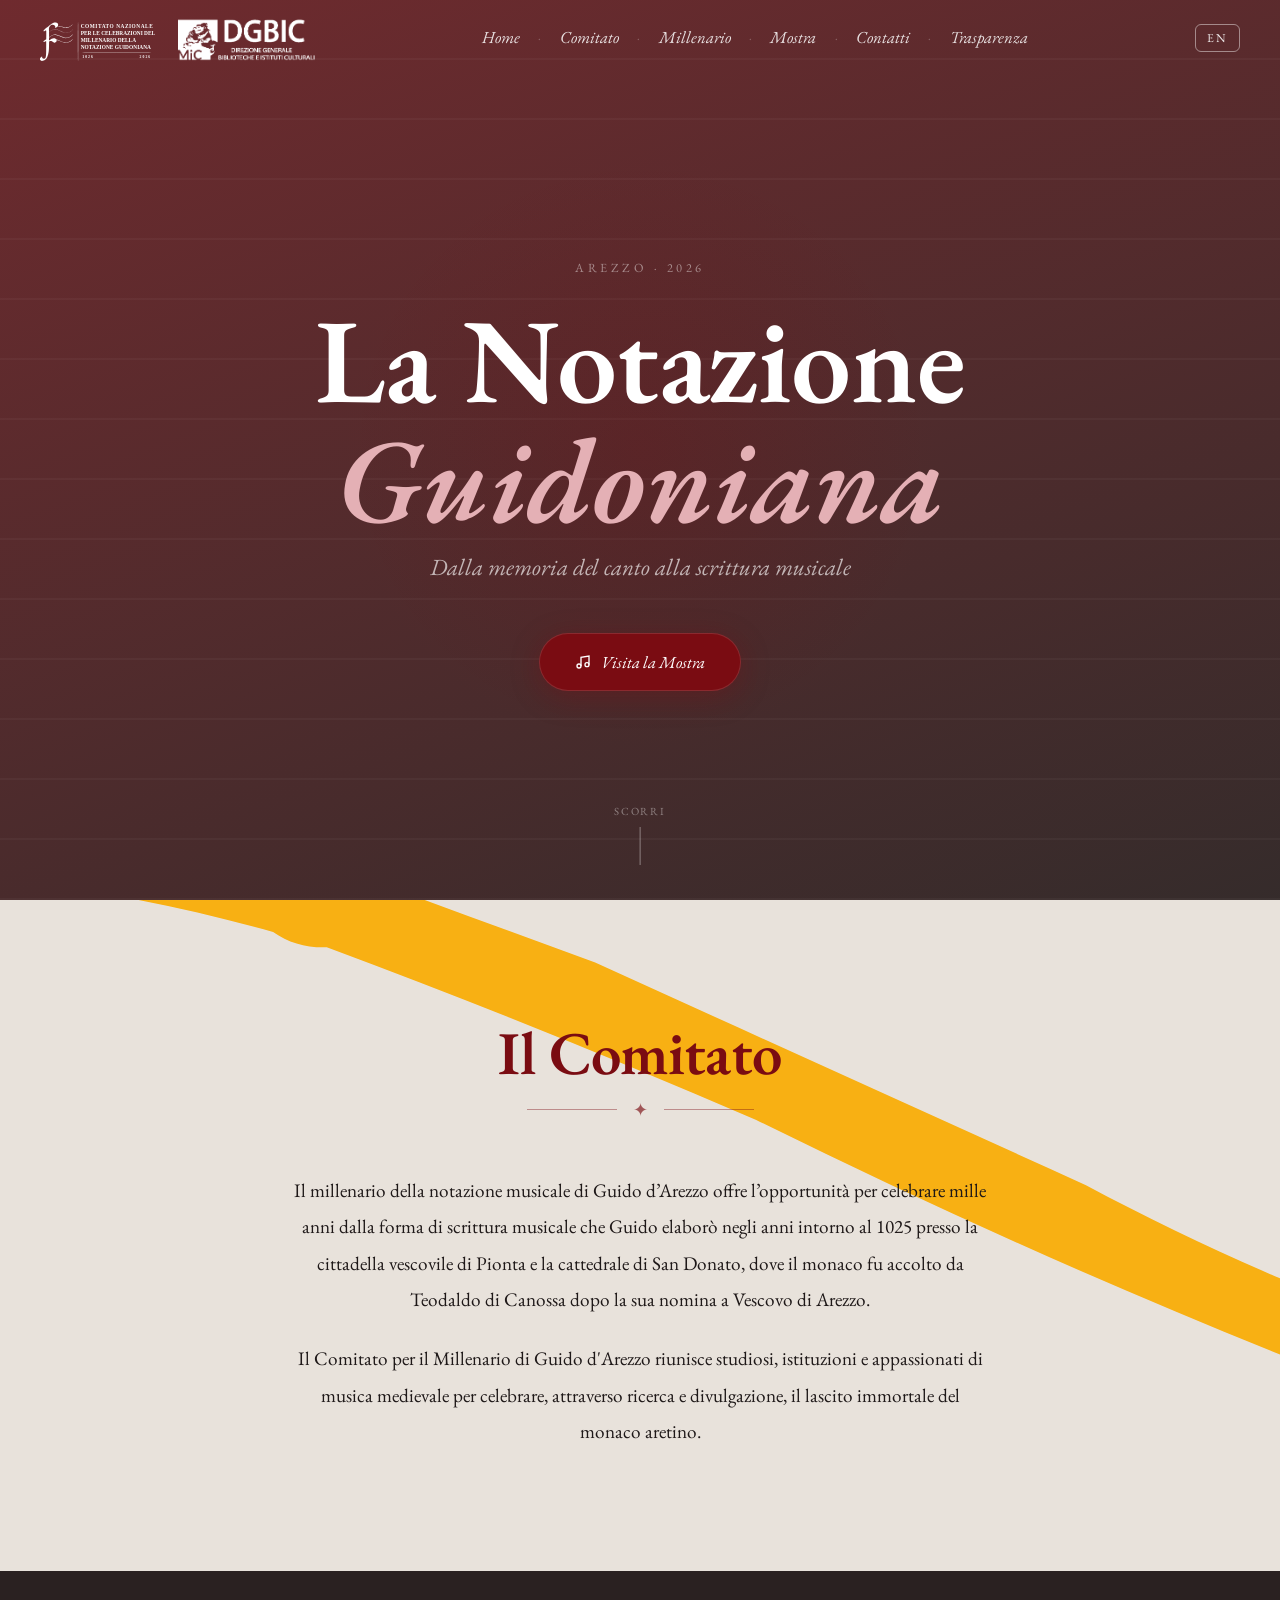
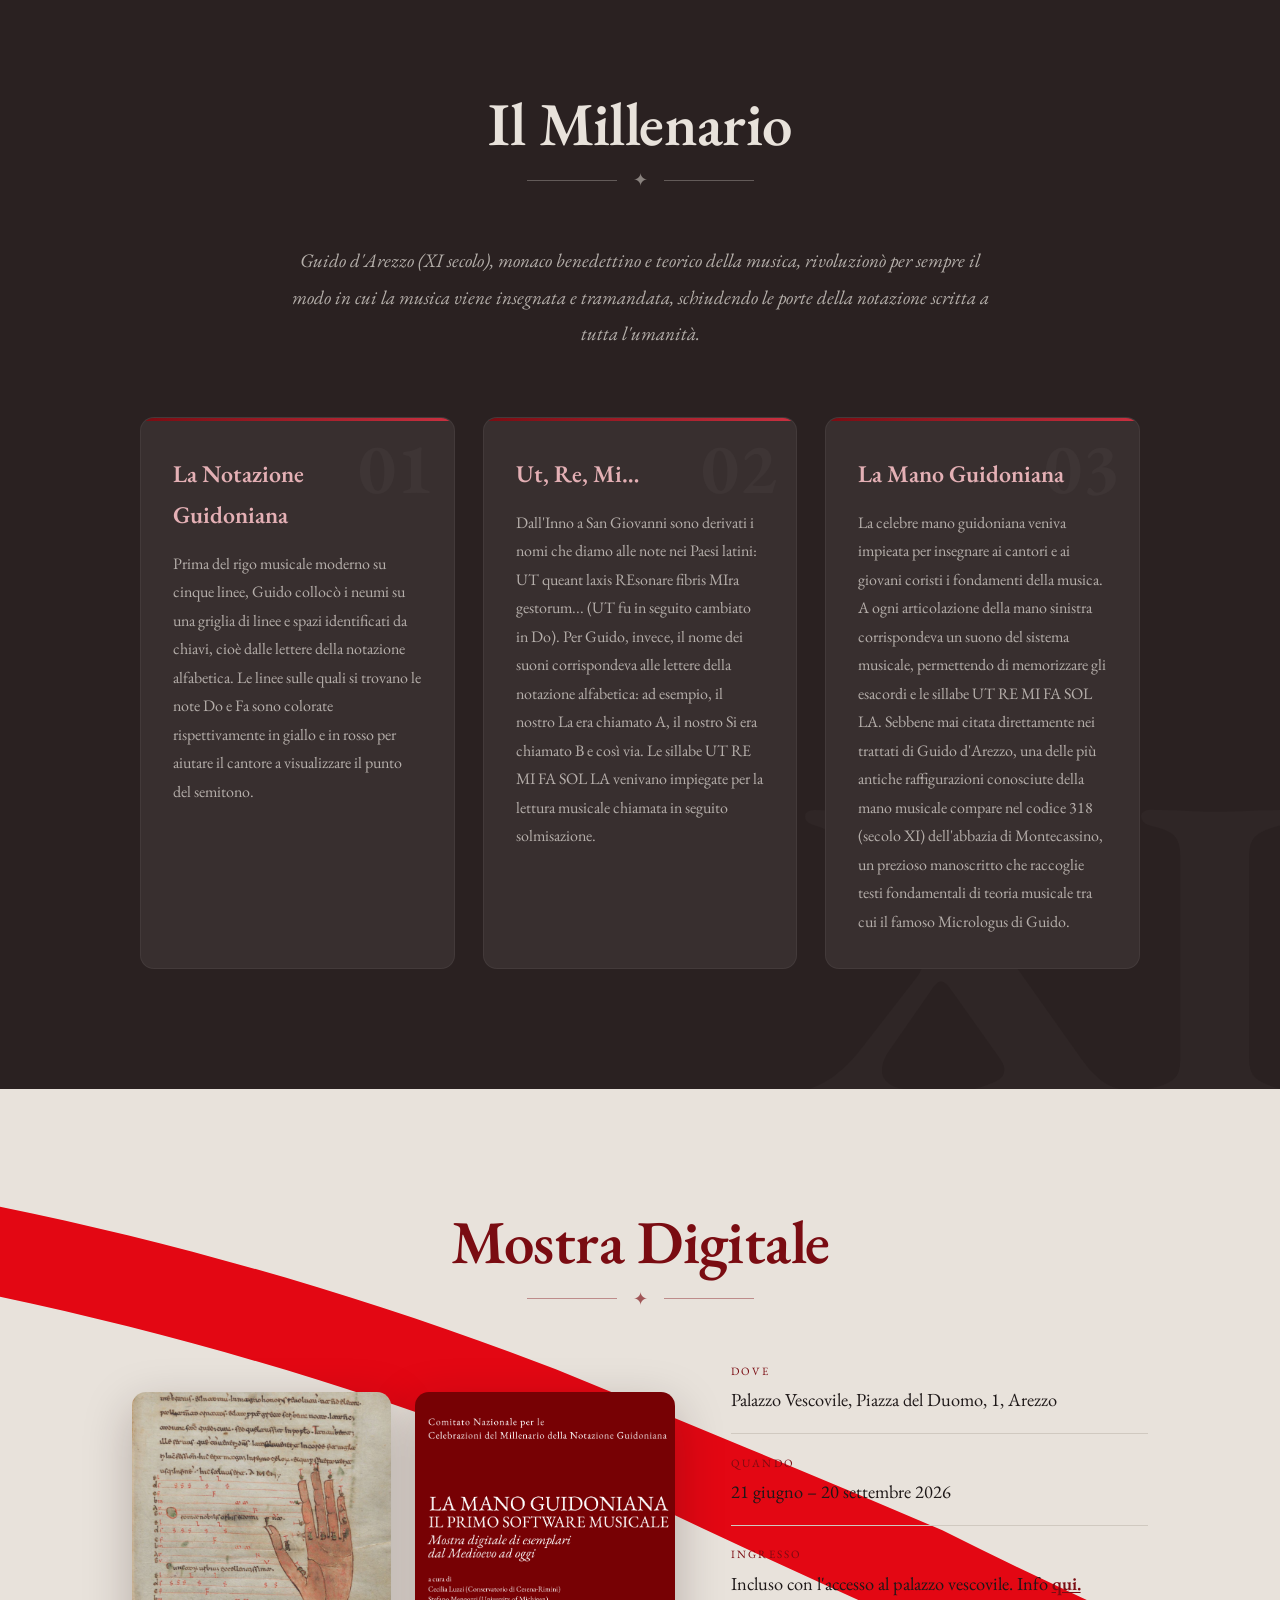
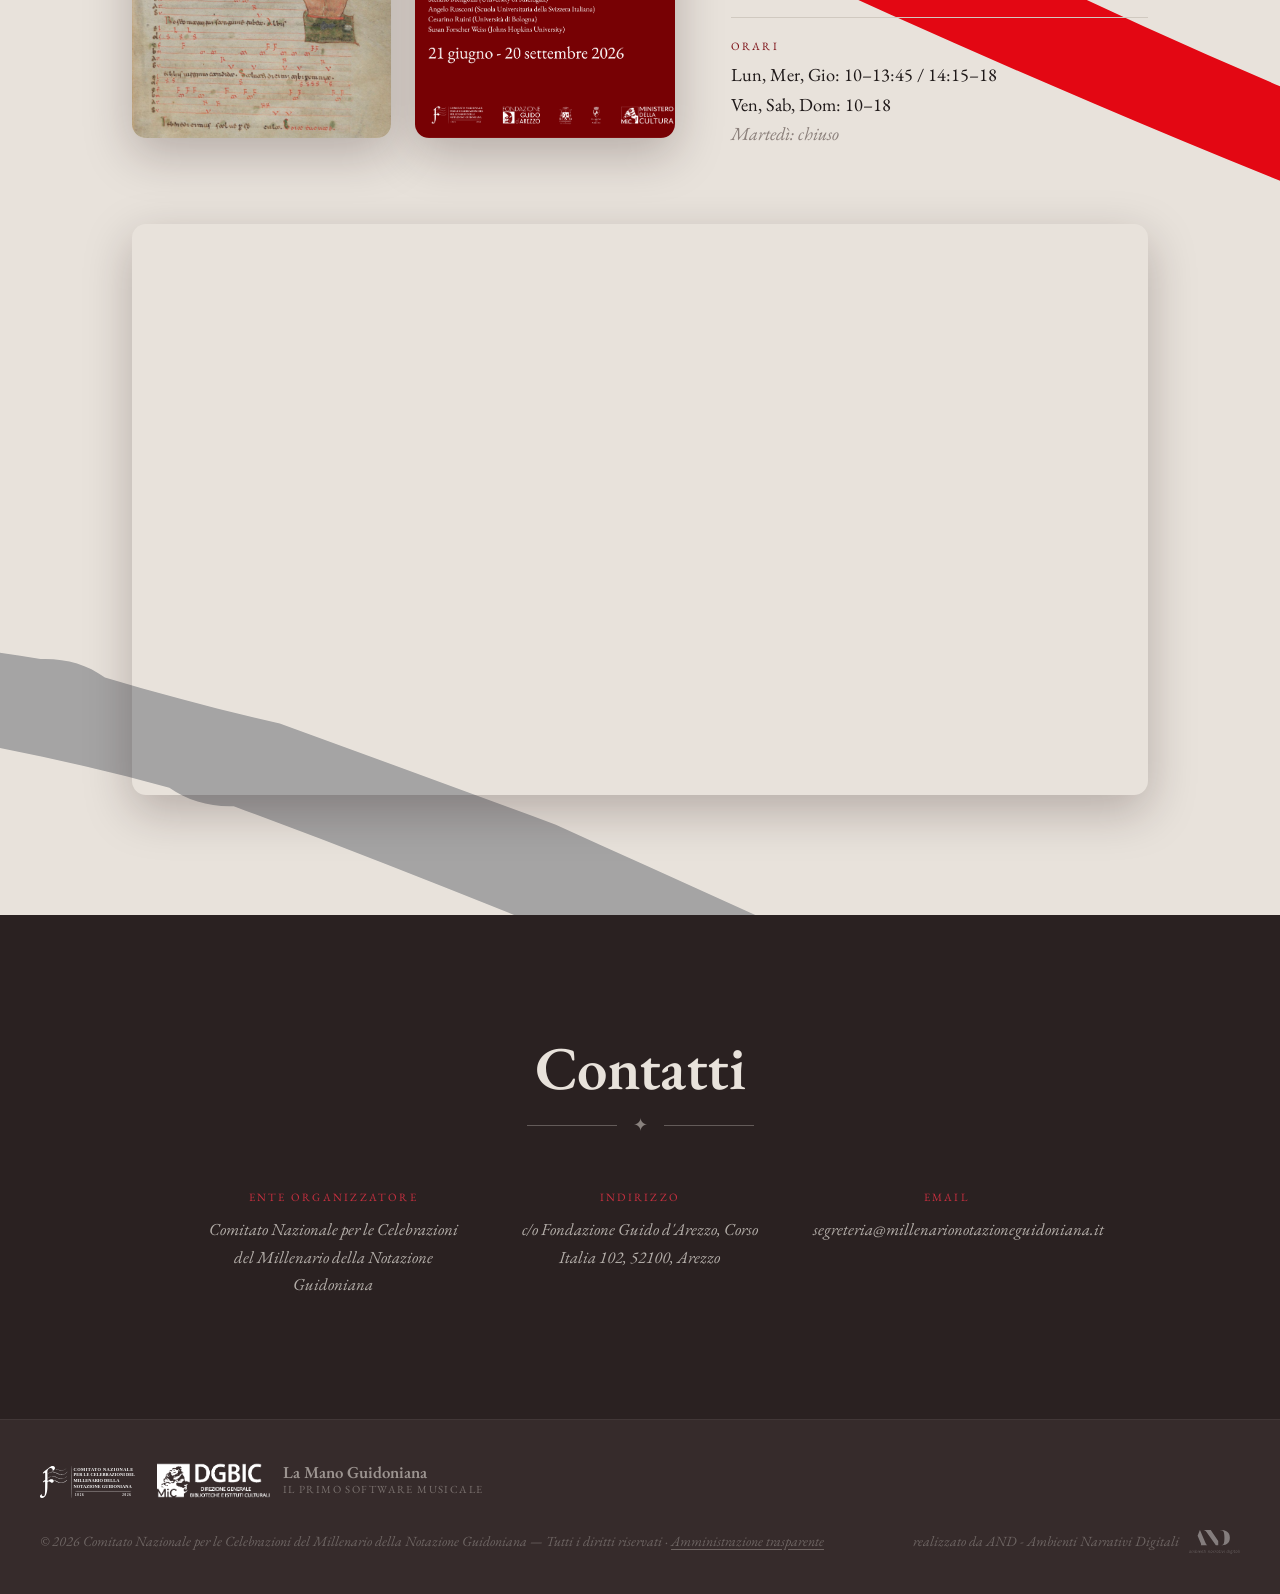
<file: index.html>
<!doctype html>
<html lang="it">
  <head>
    <meta charset="UTF-8" />
    <link rel="icon" type="image/svg+xml" href="/img/LOGO_V3R.svg" />
    <meta name="viewport" content="width=device-width, initial-scale=1.0" />
    <title>Guido d'Arezzo — Mostra del Millenario</title>
    <meta name="description" content="Mostra del Millenario di Guido d'Arezzo, il monaco che inventò le note musicali. Arezzo, 21 giugno – 21 settembre 2026." />
    <script type="module" crossorigin src="/assets/index-CfhFFc2U.js"></script>
    <link rel="stylesheet" crossorigin href="/assets/index-BbeP9mlD.css">
    <link rel="sitemap" type="application/xml" title="Sitemap" href="/sitemap.xml">
  </head>
  <body>
    <div id="app"></div>
  </body>
</html>
</file>
<file: assets/index-BbeP9mlD.css>
@import "https://fonts.googleapis.com/css2?family=EB+Garamond:ital,wght@0,400;0,500;0,600;0,700;1,400;1,500&display=swap";.navbar[data-v-fcbaaa23]{height:var(--nav-h);z-index:999;transition:background var(--t-mid), box-shadow var(--t-mid);justify-content:space-between;align-items:center;padding:0 2.5rem;display:flex;position:fixed;top:0;left:0;right:0}.navbar--top[data-v-fcbaaa23]{background:0 0}.navbar--scrolled[data-v-fcbaaa23]{background:var(--clr-pearl);box-shadow:0 2px 24px #1e0a0a1a}.nav-logo[data-v-fcbaaa23]{flex-shrink:0;align-items:center;gap:.75rem;display:flex}.nav-logo__img[data-v-fcbaaa23]{filter:brightness(0)invert();width:auto;height:46px;transition:filter var(--t-mid)}.navbar--scrolled .nav-logo__img[data-v-fcbaaa23],.nav-logo__img--mic[data-v-fcbaaa23]{filter:none}.nav-logo__text[data-v-fcbaaa23]{font-family:var(--font-display);color:#fff;transition:color var(--t-mid);font-size:1.3rem;font-weight:600;line-height:1.2}.nav-logo__text small[data-v-fcbaaa23]{letter-spacing:.14em;text-transform:uppercase;opacity:.7;font-size:.72rem;font-weight:400;display:block}.navbar--scrolled .nav-logo__text[data-v-fcbaaa23]{color:var(--clr-text-dark)}.nav-links[data-v-fcbaaa23]{align-items:center;gap:.2rem;list-style:none;display:flex}.nav-links li a[data-v-fcbaaa23]{font-family:var(--font-display);color:#ffffffd9;border-radius:var(--radius-sm);transition:color var(--t-fast), background var(--t-fast);padding:.4rem .85rem;font-size:1.05rem;font-style:italic}.nav-links li a[data-v-fcbaaa23]:hover{color:#fff;background:#ffffff1a}.navbar--scrolled .nav-links li a[data-v-fcbaaa23]{color:var(--clr-text-dark)}.navbar--scrolled .nav-links li a[data-v-fcbaaa23]:hover{color:var(--clr-red);background:#7a0c1212}.nav-sep[data-v-fcbaaa23]{color:#ffffff40;-webkit-user-select:none;user-select:none;padding:0 .1rem;font-size:.85rem}.navbar--scrolled .nav-sep[data-v-fcbaaa23]{color:var(--clr-pearl-dark)}.nav-actions[data-v-fcbaaa23]{align-items:center;gap:.5rem;display:flex}.lang-btn[data-v-fcbaaa23]{color:#ffffffe6;font-family:var(--font-body);letter-spacing:.15em;text-transform:uppercase;border-radius:var(--radius-sm);transition:all var(--t-fast);background:0 0;border:1px solid #ffffff73;padding:.3rem .7rem;font-size:.75rem}.lang-btn[data-v-fcbaaa23]:hover{color:#fff;background:#ffffff1f;border-color:#ffffffb3}.navbar--scrolled .lang-btn[data-v-fcbaaa23]{color:var(--clr-red);border-color:#7a0c1266}.navbar--scrolled .lang-btn[data-v-fcbaaa23]:hover{border-color:var(--clr-red);background:#7a0c1212}.lang-btn--drawer[data-v-fcbaaa23]{color:var(--clr-red);letter-spacing:.06em;text-transform:none;border-color:#7a0c124d;align-self:flex-start;margin-top:.5rem;padding:.55rem 1rem;font-size:.88rem}.lang-btn--drawer[data-v-fcbaaa23]:hover{border-color:var(--clr-red);background:#7a0c120f}.nav-toggle[data-v-fcbaaa23]{background:0 0;border:none;flex-direction:column;gap:5px;padding:6px;display:none}.nav-toggle span[data-v-fcbaaa23]{width:22px;height:2px;transition:background var(--t-mid), transform var(--t-fast), opacity var(--t-fast);background:#fff;border-radius:2px;display:block}.navbar--scrolled .nav-toggle span[data-v-fcbaaa23]{background:var(--clr-text-dark)}.nav-toggle--open span[data-v-fcbaaa23]:first-child{transform:translateY(7px)rotate(45deg)}.nav-toggle--open span[data-v-fcbaaa23]:nth-child(2){opacity:0}.nav-toggle--open span[data-v-fcbaaa23]:nth-child(3){transform:translateY(-7px)rotate(-45deg)}.nav-drawer[data-v-fcbaaa23]{top:var(--nav-h);background:var(--clr-pearl);z-index:998;flex-direction:column;gap:0;padding:1.5rem 2rem 2rem;display:flex;position:fixed;left:0;right:0;box-shadow:0 10px 40px #00000026}.nav-drawer a[data-v-fcbaaa23]{font-family:var(--font-display);color:var(--clr-text-dark);border-bottom:1px solid var(--clr-pearl-dark);transition:color var(--t-fast), padding-left var(--t-fast);padding:.75rem 0;font-size:1.3rem;font-style:italic}.nav-drawer a[data-v-fcbaaa23]:hover{color:var(--clr-red);padding-left:.5rem}.drawer-enter-active[data-v-fcbaaa23],.drawer-leave-active[data-v-fcbaaa23]{transition:opacity var(--t-mid), transform var(--t-mid)}.drawer-enter-from[data-v-fcbaaa23],.drawer-leave-to[data-v-fcbaaa23]{opacity:0;transform:translateY(-8px)}@media (width<=700px){.nav-links[data-v-fcbaaa23],.nav-sep[data-v-fcbaaa23]{display:none}.nav-toggle[data-v-fcbaaa23]{display:flex}}@media (width<=480px){.nav-logo__text small[data-v-fcbaaa23]{display:none}.navbar[data-v-fcbaaa23]{padding:0 1.25rem}}.footer[data-v-336561f4]{background:var(--clr-stone-mid);border-top:1px solid #ffffff0e;flex-wrap:wrap;justify-content:space-between;align-items:center;gap:2rem;padding:2.5rem;display:flex}.footer__logo[data-v-336561f4]{align-items:center;gap:.8rem;text-decoration:none;display:flex}.footer__logo-img[data-v-336561f4]{width:auto;height:38px;transition:filter var(--t-fast)}.footer__logo:hover .footer__logo-img[data-v-336561f4]{filter:brightness(0)invert(.75)}.footer__logo-text[data-v-336561f4]{font-family:var(--font-display);color:#f0ebe48c;transition:color var(--t-fast);font-size:1.05rem;font-weight:600;line-height:1.25}.footer__logo:hover .footer__logo-text[data-v-336561f4]{color:#f0ebe4cc}.footer__logo-text small[data-v-336561f4]{letter-spacing:.13em;text-transform:uppercase;opacity:.65;font-size:.68rem;font-weight:400;display:block}.footer__copy[data-v-336561f4]{font-family:var(--font-display);color:#f0ebe44d;font-size:.88rem;font-style:italic}.footer__credits[data-v-336561f4]{align-items:center;gap:.6rem;display:flex}.footer__author[data-v-336561f4]{font-family:var(--font-display);color:#f0ebe44d;font-size:.88rem;font-style:italic}.footer__agency-link[data-v-336561f4]{align-items:center;display:flex}.footer__agency-logo[data-v-336561f4]{opacity:.4;width:auto;height:24px;transition:opacity var(--t-fast), filter var(--t-fast)}.footer__agency-link:hover .footer__agency-logo[data-v-336561f4]{opacity:.85;filter:brightness(1.2)}@media (width<=700px){.footer[data-v-336561f4]{text-align:center;flex-direction:column;gap:1.5rem;padding:2rem 1.5rem}.footer__credits[data-v-336561f4]{flex-direction:column;gap:.4rem}}:root{--clr-red:#7a0c12;--clr-red-mid:#a31420;--clr-red-light:#c93040;--clr-red-glow:#7a0c1259;--clr-pearl:#e8e2db;--clr-pearl-dark:#d0c9c0;--clr-pearl-card:#f2ede7;--clr-stone:#2a2121;--clr-stone-mid:#362b2b;--clr-stone-card:#382f2f;--clr-text-dark:#1e1818;--clr-text-light:#f0ebe4;--clr-text-muted:#8a7f7a;--font-display:"EB Garamond", Georgia, serif;--font-body:"EB Garamond", serif;--nav-h:76px;--max-w:1080px;--radius-sm:6px;--radius-md:14px;--radius-lg:30px;--t-fast:.22s ease;--t-mid:.38s ease}*,:before,:after{box-sizing:border-box;margin:0;padding:0}html{scroll-behavior:smooth}body{font-family:var(--font-body);background:var(--clr-pearl);color:var(--clr-text-dark);line-height:1.7;overflow-x:hidden}img{max-width:100%;display:block}a{color:inherit;text-decoration:none}button{cursor:pointer;font-family:inherit}.section__inner{max-width:var(--max-w);z-index:1;margin:0 auto;padding:0 2rem;position:relative}.section__title{font-family:var(--font-display);letter-spacing:-.01em;color:var(--clr-red);text-align:center;margin-bottom:.5rem;font-size:clamp(2.4rem,5vw,3.8rem);font-weight:600;line-height:1.1}.section__title--light{color:var(--clr-pearl)}.section{padding:7.5rem 2rem}.section--pearl{background:var(--clr-pearl)}.section--stone{background:var(--clr-stone);position:relative;overflow:hidden}.section__watermark{font-family:var(--font-display);color:#ffffff06;-webkit-user-select:none;user-select:none;pointer-events:none;z-index:0;font-size:28rem;font-weight:700;line-height:1;position:absolute;bottom:-5rem;right:-1rem}@media (width<=700px){:root{--nav-h:62px}.section{padding:5rem 1.25rem}}
</file>
